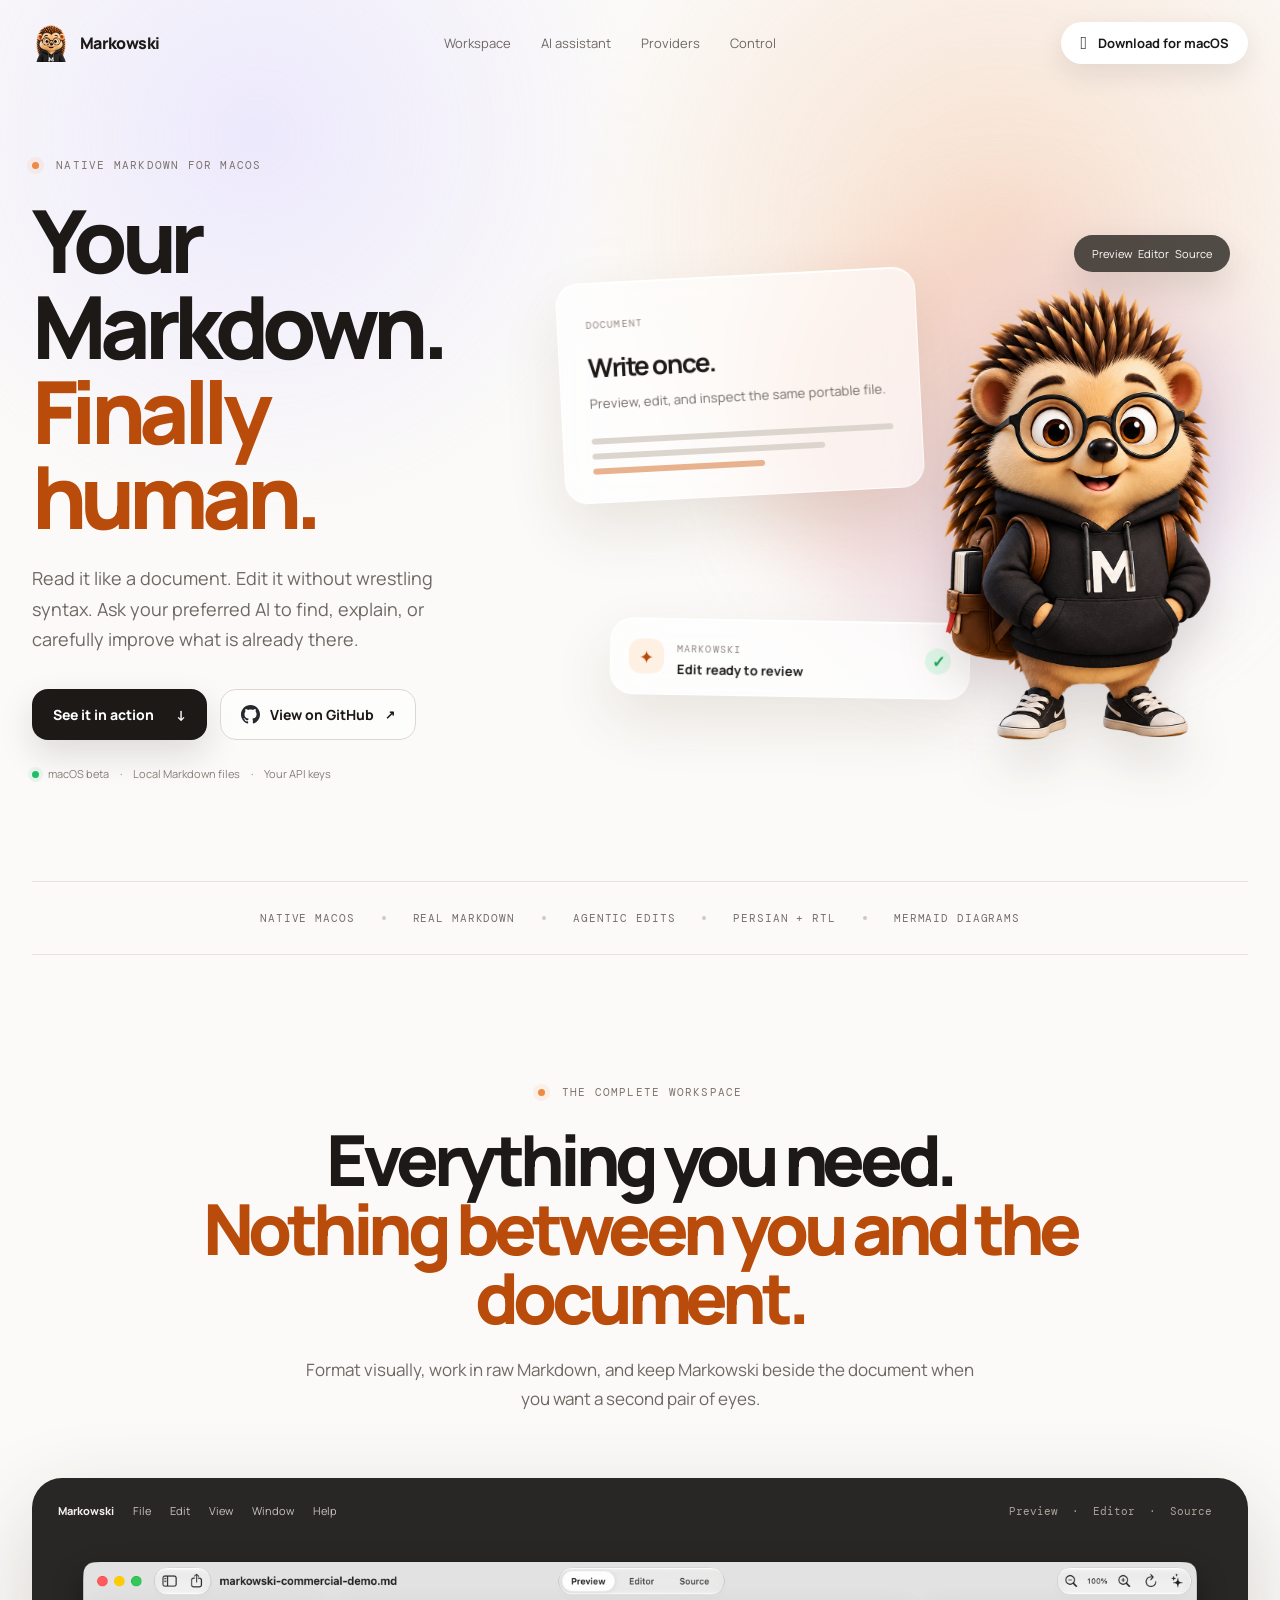
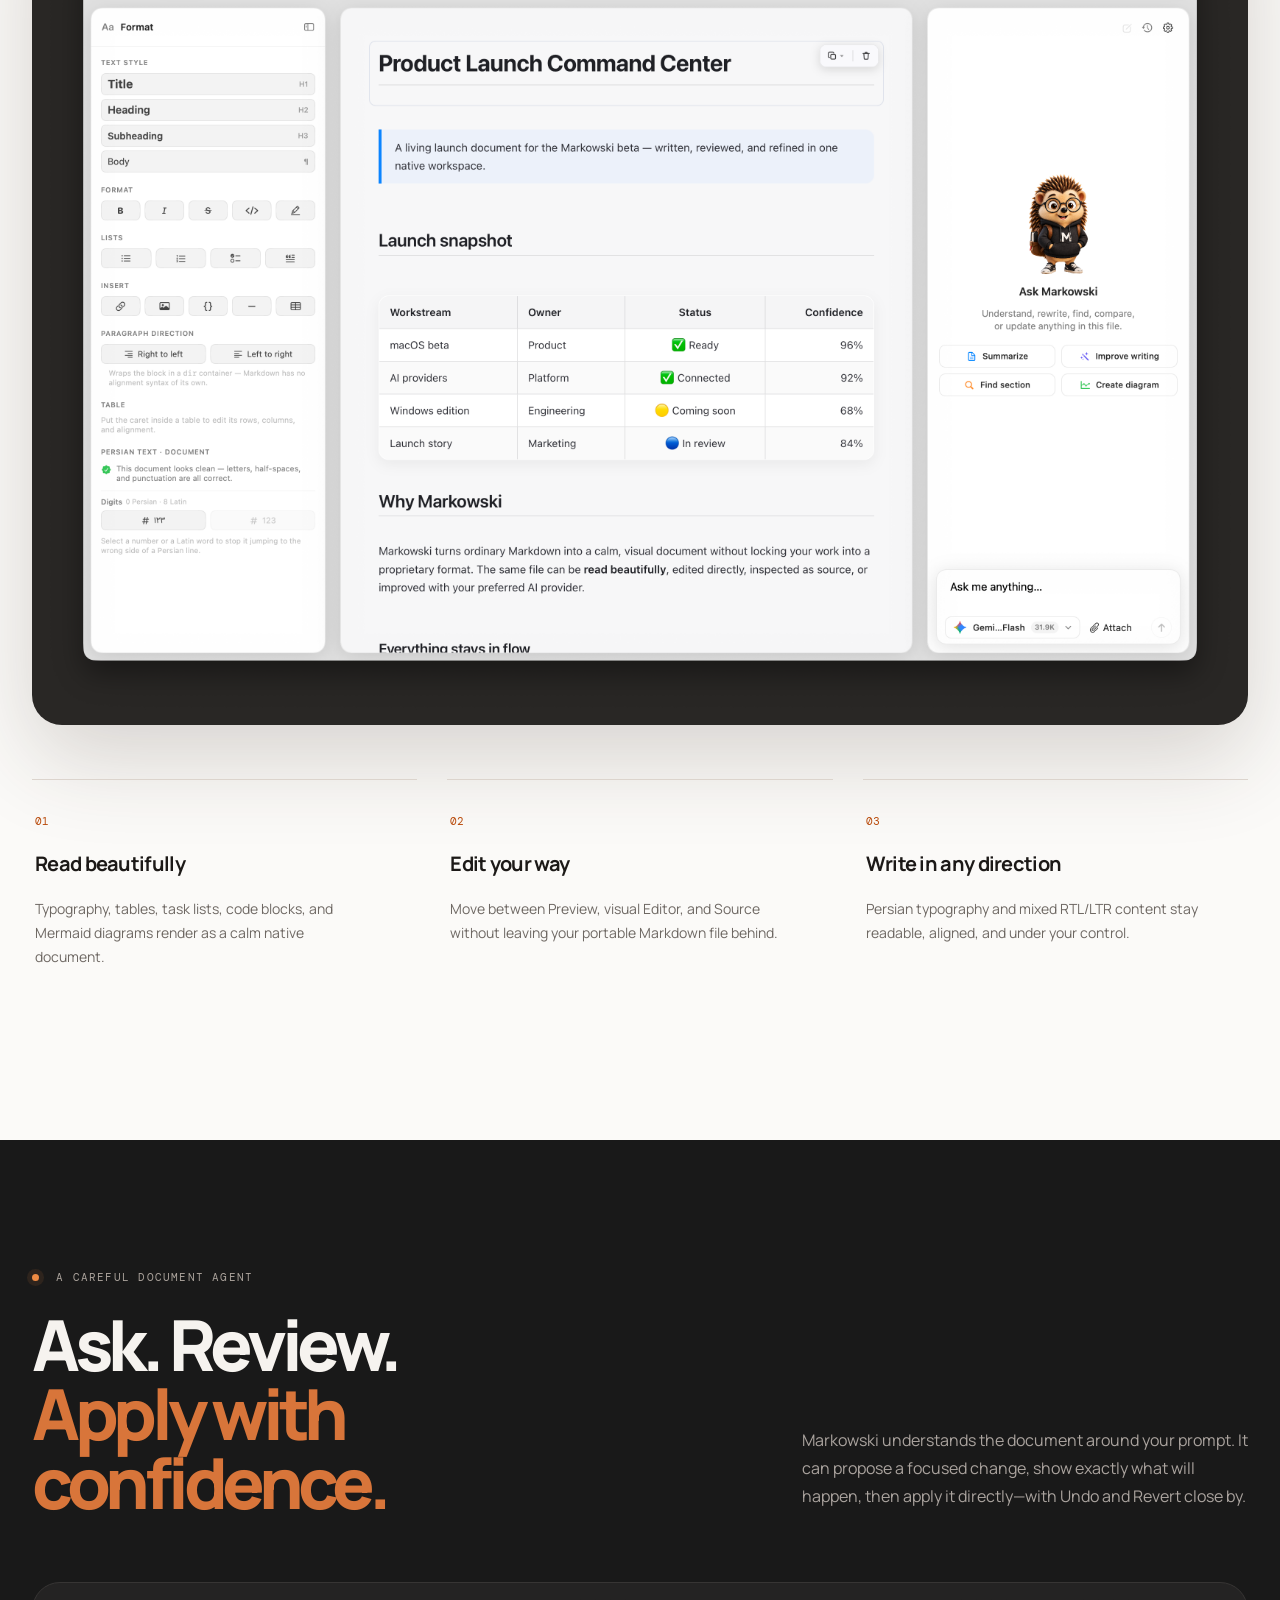
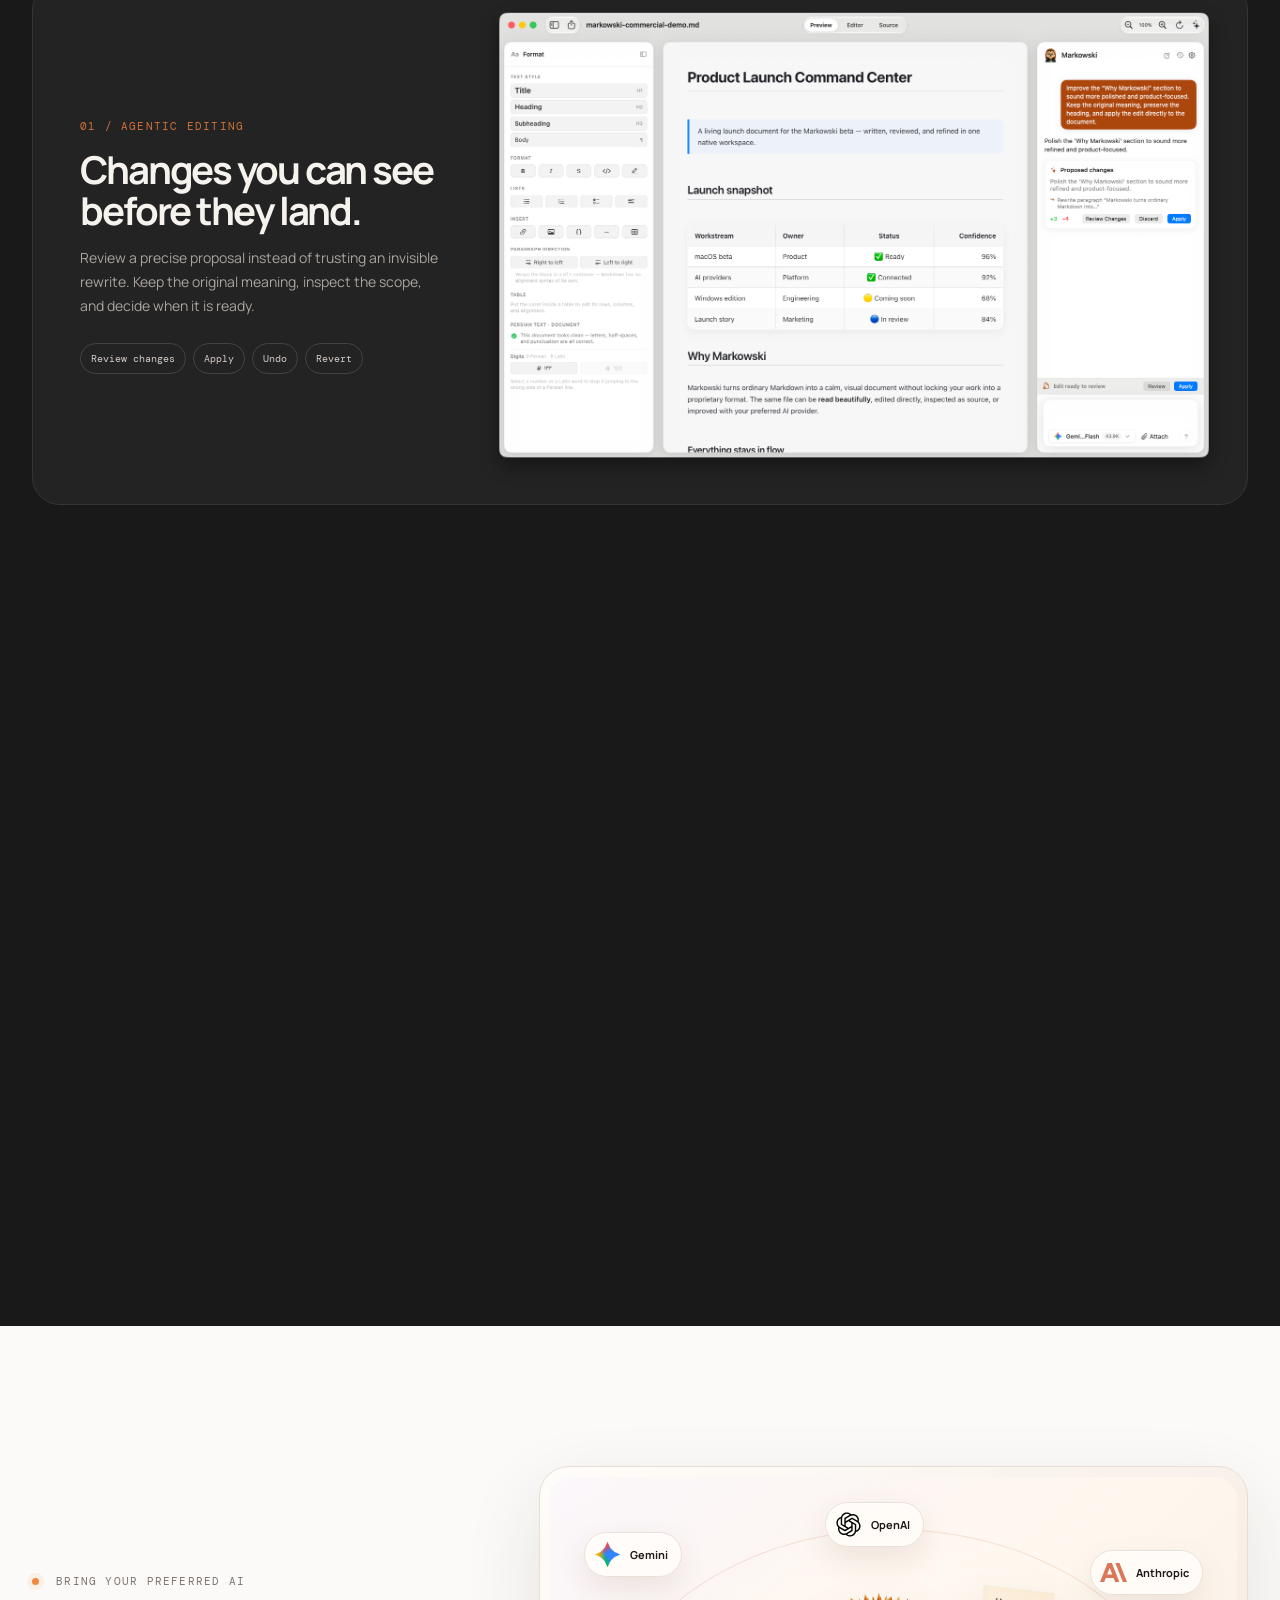
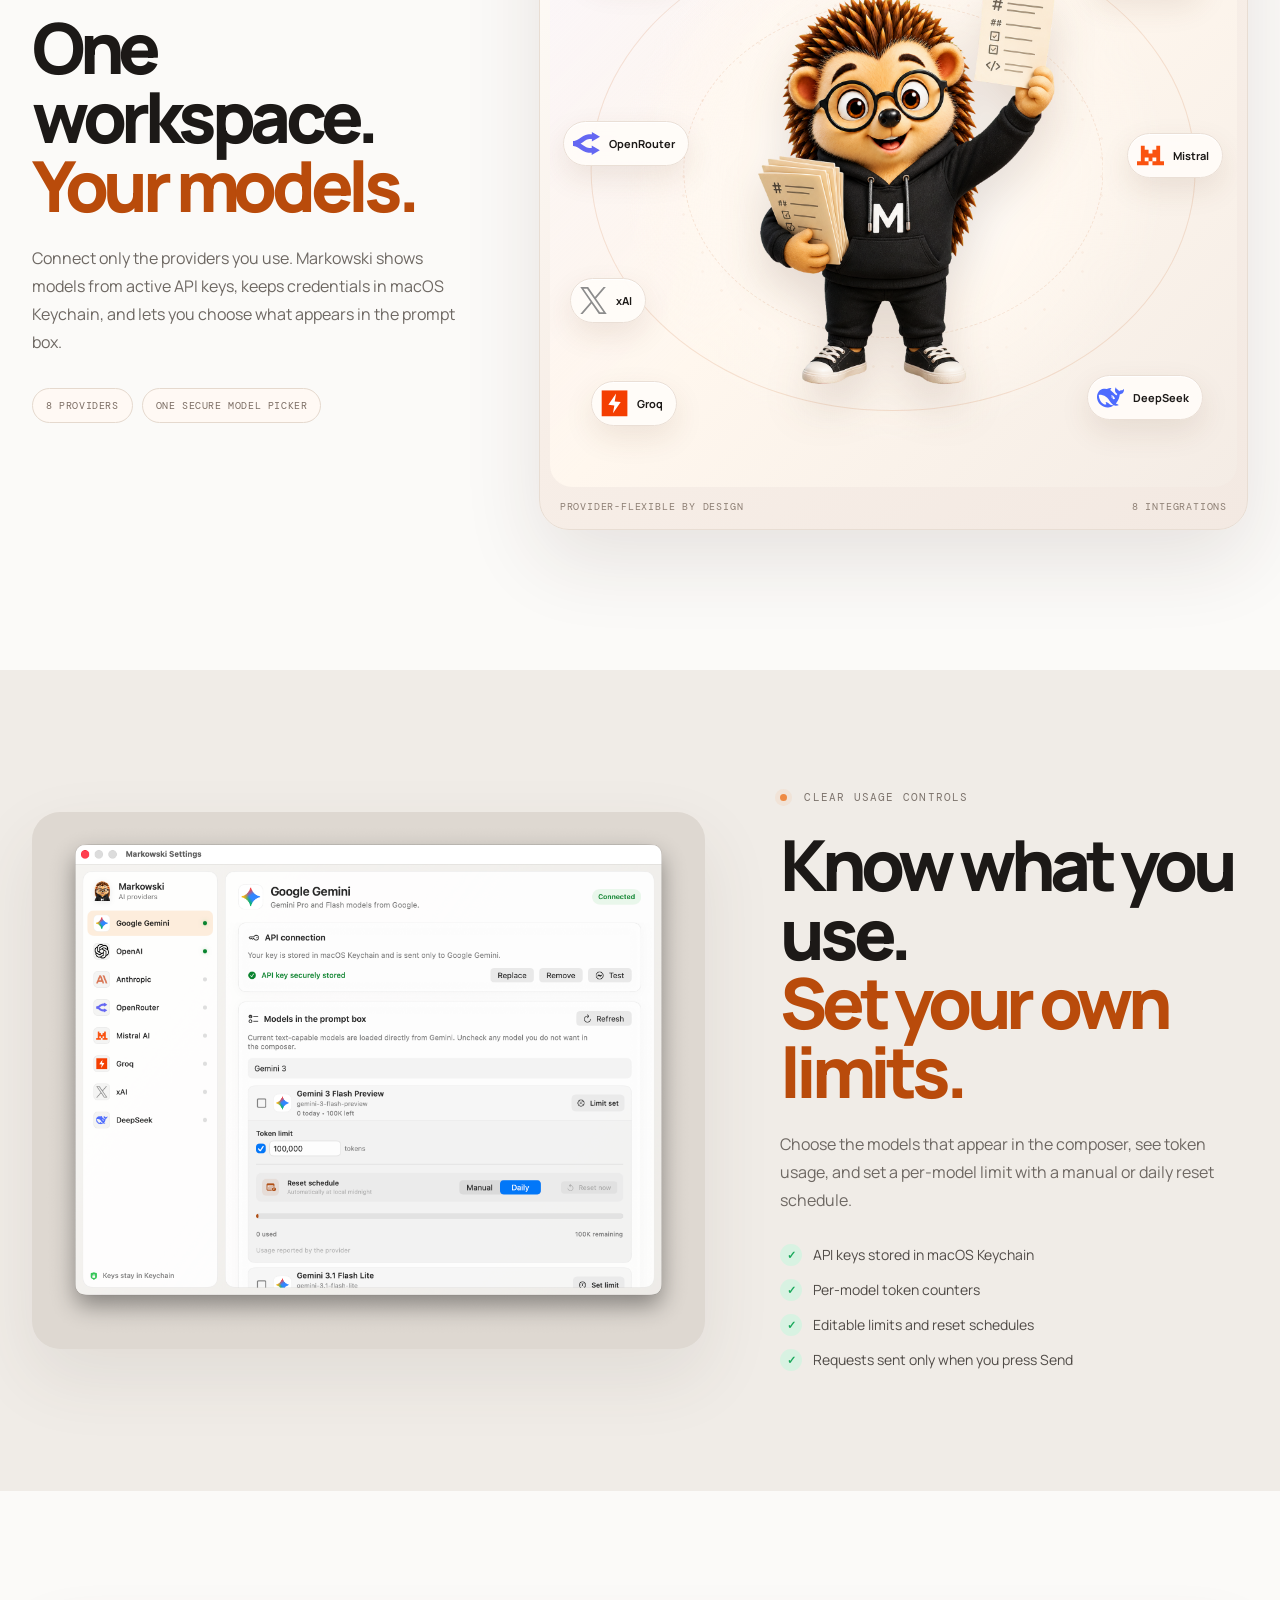
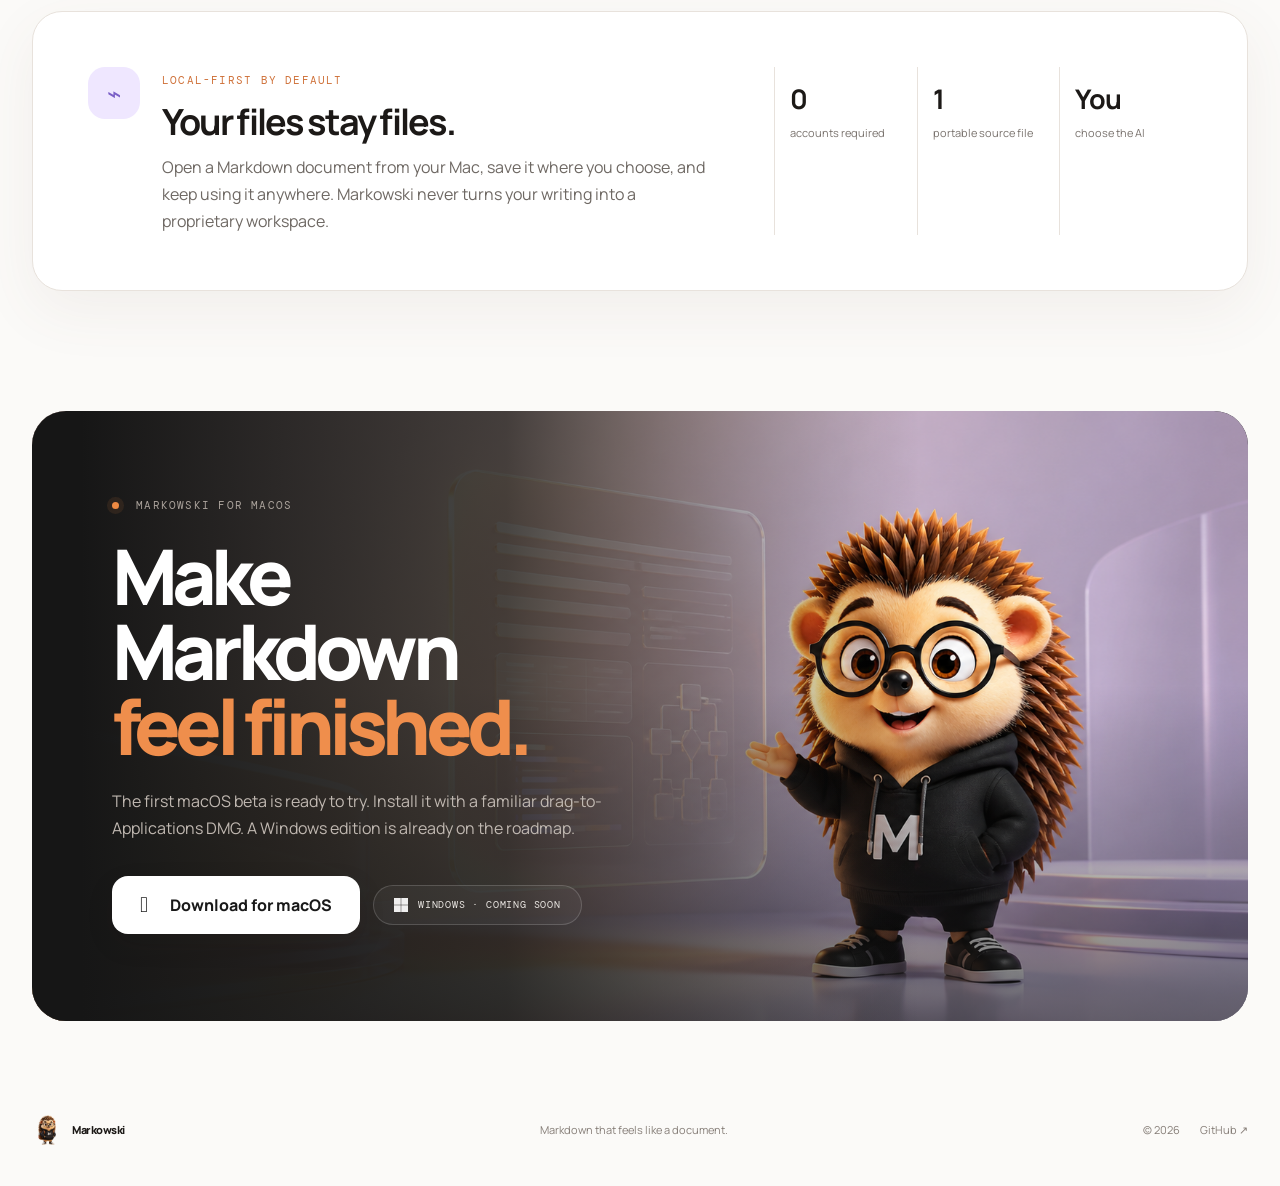
<file: website/index.html>
<!doctype html>
<html lang="en">
<head>
  <meta charset="utf-8" />
  <meta name="viewport" content="width=device-width, initial-scale=1" />
  <meta name="theme-color" content="#f7f4ef" />
  <meta name="description" content="Markowski is a native macOS workspace for reading, editing, and improving Markdown with the AI provider you choose." />
  <meta property="og:title" content="Markowski — Markdown that feels like a document" />
  <meta property="og:description" content="Read beautifully. Edit directly. Ask your preferred AI. Keep the Markdown." />
  <meta property="og:image" content="assets/art/markowski-studio.png" />
  <title>Markowski — Markdown that feels like a document</title>
  <link rel="stylesheet" href="styles.css?v=20260814-iphone-download" />
</head>
<body>
  <header class="site-header">
    <nav class="nav shell" aria-label="Main navigation">
      <a class="brand" href="#top" aria-label="Markowski home">
        <img src="assets/markowski-logo.png" alt="" />
        <span>Markowski</span>
      </a>
      <div class="nav-links">
        <a href="#workspace">Workspace</a>
        <a href="#assistant">AI assistant</a>
        <a href="#providers">Providers</a>
        <a href="#control">Control</a>
      </div>
      <a class="nav-cta download-cta" href="https://github.com/smSamani/markowski/releases/download/v1.0.0-beta.1/Markowski-1.0.0-beta.1.dmg"><span class="apple-mark" aria-hidden="true"></span><span>Download for macOS</span></a>
    </nav>
  </header>

  <main id="top">
    <section class="hero shell">
      <div class="hero-copy reveal">
        <div class="eyebrow"><span></span> Native Markdown for macOS</div>
        <h1>Your Markdown.<br /><em>Finally human.</em></h1>
        <p>Read it like a document. Edit it without wrestling syntax. Ask your preferred AI to find, explain, or carefully improve what is already there.</p>
        <div class="hero-actions">
          <a class="button button-dark" href="#workspace">See it in action <span>↓</span></a>
          <a class="button button-quiet github-button" href="https://github.com/smSamani/markowski">
            <img class="github-mark" src="assets/github-mark.svg" alt="" />
            <span>View on GitHub</span>
            <span class="external-mark" aria-hidden="true">↗</span>
          </a>
        </div>
        <div class="hero-meta">
          <span><i class="status-dot"></i> macOS beta</span>
          <span>Local Markdown files</span>
          <span>Your API keys</span>
        </div>
      </div>

      <div class="hero-art reveal">
        <div class="hero-glow"></div>
        <img class="hero-mascot" src="assets/markowski.png" alt="Markowski, the app's hedgehog assistant" />
        <div class="floating-card card-document">
          <span class="card-label">DOCUMENT</span>
          <strong>Write once.</strong>
          <p>Preview, edit, and inspect the same portable file.</p>
          <div class="fake-lines"><i></i><i></i><i></i></div>
        </div>
        <div class="floating-card card-agent">
          <span class="agent-spark">✦</span>
          <div><span class="card-label">MARKOWSKI</span><strong>Edit ready to review</strong></div>
          <span class="agent-check">✓</span>
        </div>
        <div class="floating-pill">Preview&nbsp;&nbsp; Editor&nbsp;&nbsp; Source</div>
      </div>
    </section>

    <section class="logo-strip shell reveal" aria-label="Highlights">
      <span>Native macOS</span><i></i><span>Real Markdown</span><i></i><span>Agentic edits</span><i></i><span>Persian + RTL</span><i></i><span>Mermaid diagrams</span>
    </section>

    <section id="workspace" class="product-stage shell">
      <div class="section-heading centered reveal">
        <div class="eyebrow"><span></span> The complete workspace</div>
        <h2>Everything you need.<br /><em>Nothing between you and the document.</em></h2>
        <p>Format visually, work in raw Markdown, and keep Markowski beside the document when you want a second pair of eyes.</p>
      </div>
      <figure class="app-frame reveal">
        <div class="frame-toolbar">
          <nav class="mac-menu" aria-label="Markowski application menu">
            <b>Markowski</b><span>File</span><span>Edit</span><span>View</span><span>Window</span><span>Help</span>
          </nav>
          <span class="frame-mode">Preview&nbsp;&nbsp;·&nbsp;&nbsp;Editor&nbsp;&nbsp;·&nbsp;&nbsp;Source</span>
        </div>
        <img src="assets/screens/workspace.png" alt="Markowski workspace with visual formatting, document preview, and AI assistant" />
      </figure>
      <div class="feature-row reveal">
        <article><span class="number">01</span><h3>Read beautifully</h3><p>Typography, tables, task lists, code blocks, and Mermaid diagrams render as a calm native document.</p></article>
        <article><span class="number">02</span><h3>Edit your way</h3><p>Move between Preview, visual Editor, and Source without leaving your portable Markdown file behind.</p></article>
        <article><span class="number">03</span><h3>Write in any direction</h3><p>Persian typography and mixed RTL/LTR content stay readable, aligned, and under your control.</p></article>
      </div>
    </section>

    <section id="assistant" class="assistant-section">
      <div class="shell">
        <div class="split-heading reveal">
          <div><div class="eyebrow light"><span></span> A careful document agent</div><h2>Ask. Review.<br /><em>Apply with confidence.</em></h2></div>
          <p>Markowski understands the document around your prompt. It can propose a focused change, show exactly what will happen, then apply it directly—with Undo and Revert close by.</p>
        </div>

        <div class="story-grid">
          <article class="story-card story-wide reveal">
            <div class="story-copy"><span class="story-index">01 / AGENTIC EDITING</span><h3>Changes you can see before they land.</h3><p>Review a precise proposal instead of trusting an invisible rewrite. Keep the original meaning, inspect the scope, and decide when it is ready.</p><div class="micro-pills"><span>Review changes</span><span>Apply</span><span>Undo</span><span>Revert</span></div></div>
            <img src="assets/screens/agent-review-light.png" alt="Markowski showing proposed AI document changes ready for review" />
          </article>

          <article class="story-card reveal">
            <div class="story-copy"><span class="story-index">02 / SMART NAVIGATION</span><h3>Find the idea, not just the word.</h3><p>Ask for a section in natural language and jump straight to the matching place in the document.</p></div>
            <img src="assets/screens/smart-navigation.png" alt="Markowski finding and highlighting a Mermaid diagram section" />
          </article>

          <article class="story-card dark-card reveal">
            <div class="story-copy"><span class="story-index">03 / CODE + DIAGRAMS</span><h3>Technical content stays first-class.</h3><p>Syntax-highlighted code and local Mermaid diagrams look at home in both light and dark mode.</p></div>
            <img src="assets/screens/agent-applied-dark.png" alt="Markowski dark mode with syntax-highlighted Swift code and applied AI edits" />
          </article>
        </div>
      </div>
    </section>

    <section id="providers" class="providers shell">
      <div class="provider-copy reveal">
        <div class="eyebrow"><span></span> Bring your preferred AI</div>
        <h2>One workspace.<br /><em>Your models.</em></h2>
        <p>Connect only the providers you use. Markowski shows models from active API keys, keeps credentials in macOS Keychain, and lets you choose what appears in the prompt box.</p>
        <div class="provider-proof"><span>8 providers</span><span>One secure model picker</span></div>
      </div>
      <div class="provider-visual reveal" aria-label="Markowski brings your Markdown documents to eight supported AI providers">
        <div class="provider-orbit">
          <div class="orbit-ring orbit-ring-outer" aria-hidden="true"></div>
          <div class="orbit-ring orbit-ring-inner" aria-hidden="true"></div>
          <span class="provider-node node-gemini"><img src="assets/providers/gemini.png" alt="" /><b>Gemini</b></span>
          <span class="provider-node node-openai"><img src="assets/providers/openai.svg" alt="" /><b>OpenAI</b></span>
          <span class="provider-node node-anthropic"><img src="assets/providers/anthropic.svg" alt="" /><b>Anthropic</b></span>
          <span class="provider-node node-openrouter"><img src="assets/providers/openrouter.svg" alt="" /><b>OpenRouter</b></span>
          <span class="provider-node node-mistral"><img src="assets/providers/mistral.svg" alt="" /><b>Mistral</b></span>
          <span class="provider-node node-groq"><img src="assets/providers/groq.svg" alt="" /><b>Groq</b></span>
          <span class="provider-node node-xai"><img src="assets/providers/xai.svg" alt="" /><b>xAI</b></span>
          <span class="provider-node node-deepseek"><img src="assets/providers/deepseek.svg" alt="" /><b>DeepSeek</b></span>
          <img class="provider-mascot" src="assets/art/markowski-provider.png" alt="Markowski holding a stack of Markdown documents and raising a document in the air" />
        </div>
        <div class="art-caption"><span>Provider-flexible by design</span><span>8 integrations</span></div>
      </div>
    </section>

    <section id="control" class="control-section">
      <div class="shell control-grid">
        <div class="control-visual reveal"><img src="assets/screens/model-controls.png" alt="Markowski model controls with model selection, token limit, and daily reset schedule" /></div>
        <div class="control-copy reveal">
          <div class="eyebrow"><span></span> Clear usage controls</div>
          <h2>Know what you use.<br /><em>Set your own limits.</em></h2>
          <p>Choose the models that appear in the composer, see token usage, and set a per-model limit with a manual or daily reset schedule.</p>
          <ul class="check-list">
            <li><span>✓</span> API keys stored in macOS Keychain</li>
            <li><span>✓</span> Per-model token counters</li>
            <li><span>✓</span> Editable limits and reset schedules</li>
            <li><span>✓</span> Requests sent only when you press Send</li>
          </ul>
        </div>
      </div>
    </section>

    <section class="privacy shell reveal">
      <div class="privacy-copy"><span class="privacy-icon">⌁</span><div><span class="story-index">LOCAL-FIRST BY DEFAULT</span><h2>Your files stay files.</h2><p>Open a Markdown document from your Mac, save it where you choose, and keep using it anywhere. Markowski never turns your writing into a proprietary workspace.</p></div></div>
      <div class="privacy-stats"><span><strong>0</strong> accounts required</span><span><strong>1</strong> portable source file</span><span><strong>You</strong> choose the AI</span></div>
    </section>

    <section id="download" class="download shell reveal">
      <div class="download-art"><img src="assets/art/markowski-studio.png" alt="Markowski presenting a glass document workspace" /></div>
      <div class="download-copy">
        <div class="eyebrow light"><span></span> Markowski for macOS</div>
        <h2>Make Markdown<br /><em>feel finished.</em></h2>
        <p>The first macOS beta is ready to try. Install it with a familiar drag-to-Applications DMG. A Windows edition is already on the roadmap.</p>
        <div class="hero-actions"><a class="button button-light download-cta" href="https://github.com/smSamani/markowski/releases/download/v1.0.0-beta.1/Markowski-1.0.0-beta.1.dmg"><span class="apple-mark" aria-hidden="true"></span><span>Download for macOS</span></a><span class="coming-soon"><img src="assets/windows-11.svg" alt="" /><span>Windows · Coming soon</span></span></div>
      </div>
    </section>
  </main>

  <footer class="footer shell">
    <a class="brand" href="#top"><img src="assets/markowski.png" alt="" /><span>Markowski</span></a>
    <p>Markdown that feels like a document.</p>
    <div><span>© 2026</span><a href="https://github.com/smSamani/markowski">GitHub ↗</a></div>
  </footer>
  <script src="script.js"></script>
</body>
</html>
</file>
<file: website/styles.css>
@import url('https://fonts.googleapis.com/css2?family=DM+Mono:wght@400;500&family=Manrope:wght@400;500;600;700;800&display=swap');

:root{--ink:#1c1917;--muted:#6e6863;--soft:#f2eee9;--paper:#fbfaf8;--line:#e8e2dc;--orange:#b94b0b;--orange-2:#ee8a43;--peach:#f6dfce;--blue:#2583f7;--green:#19a95b;--dark:#191919;--radius:28px}
*{box-sizing:border-box}
html{scroll-behavior:smooth}
body{margin:0;background:var(--paper);color:var(--ink);font-family:Manrope,-apple-system,BlinkMacSystemFont,"Segoe UI",sans-serif;overflow-x:hidden}
body:before{content:"";position:absolute;inset:0 0 auto;height:900px;pointer-events:none;background:radial-gradient(circle at 78% 25%,#f6d5bd 0,transparent 35%),radial-gradient(circle at 20% 15%,#e7e2ff 0,transparent 30%);opacity:.72}
img{max-width:100%}
a{color:inherit;text-decoration:none}
.shell{width:min(1320px,calc(100% - 64px));margin-inline:auto}
.site-header{position:relative;z-index:20}
.nav{height:86px;display:flex;align-items:center;justify-content:space-between}
.brand{display:flex;align-items:center;gap:10px;font-weight:800;letter-spacing:-.04em}
.brand img{width:38px;height:38px;object-fit:contain;object-position:center}
.nav-links{display:flex;gap:30px;font-size:13px;color:var(--muted)}
.nav-links a,.nav-cta,.button{transition:transform .2s ease,color .2s ease,background .2s ease,border-color .2s ease}
.nav-links a:hover{color:var(--orange)}
.nav-cta{font-size:13px;font-weight:700;padding:11px 15px;border:1px solid #dcd5ce;border-radius:14px;background:#ffffffa8;backdrop-filter:blur(18px)}
.nav-cta:hover{transform:translateY(-2px);background:#fff}
.download-icon{display:inline-block;color:currentColor;font-size:17px;line-height:1;transition:transform .2s ease}
.nav-cta:hover .download-icon,.button-light:hover .download-icon{transform:translateY(2px)}
.download-cta{display:inline-flex;align-items:center;justify-content:center;gap:11px;border-radius:999px;background:#fff;color:#191919;box-shadow:0 10px 28px #1c191719;border-color:#ffffffd9;white-space:nowrap}.nav-cta.download-cta{padding:11px 18px}.button.download-cta{padding:17px 27px;font-size:16px;font-weight:750}.apple-mark{font-family:-apple-system,BlinkMacSystemFont,"SF Pro Display",sans-serif;font-size:22px;line-height:1;transform-origin:center;transition:transform .2s ease}.nav-cta.download-cta .apple-mark{font-size:18px}.download-cta:hover .apple-mark{transform:scale(1.07)}
.hero{position:relative;z-index:1;min-height:700px;padding:72px 0 100px;display:grid;grid-template-columns:.8fr 1.2fr;gap:70px;align-items:center}
.eyebrow,.story-index{font-family:"DM Mono",monospace;font-size:11px;line-height:1.4;letter-spacing:.11em;text-transform:uppercase;color:#7d746d}
.eyebrow>span{display:inline-block;width:7px;height:7px;border-radius:50%;background:var(--orange-2);margin-right:9px;box-shadow:0 0 0 5px #ee8a4318}
.hero h1,.section-heading h2,.split-heading h2,.provider-copy h2,.control-copy h2,.download h2{font-weight:800;letter-spacing:-.075em;line-height:.98;margin:24px 0}
.hero h1{font-size:clamp(58px,6.8vw,96px)}
h1 em,h2 em{font-style:normal;color:var(--orange)}
.hero-copy>p{max-width:610px;color:var(--muted);font-size:18px;line-height:1.72}
.hero-actions{display:flex;align-items:center;gap:13px;margin-top:34px;flex-wrap:wrap}
.button{display:inline-flex;align-items:center;justify-content:center;gap:22px;padding:15px 20px;border-radius:16px;font-size:14px;font-weight:750;border:1px solid transparent}
.button:hover{transform:translateY(-2px)}
.button-dark{background:var(--ink);color:#fff;box-shadow:0 14px 34px #1c191722}
.button-dark:hover{background:#34302d}
.button-quiet{background:#ffffff99;border-color:#ded7d0;backdrop-filter:blur(12px)}
.button-quiet:hover{background:#fff}
.hero-meta{display:flex;gap:11px;align-items:center;flex-wrap:wrap;margin-top:26px;color:#857d77;font-size:11px}
.hero-meta span:not(:first-child):before{content:"·";margin-right:11px}
.status-dot{display:inline-block;width:7px;height:7px;border-radius:50%;background:#20bc67;margin-right:7px;box-shadow:0 0 0 4px #20bc6718}
.hero-art{height:530px;position:relative;isolation:isolate}
.hero-glow{position:absolute;width:480px;height:420px;border-radius:50%;right:0;top:20px;background:linear-gradient(135deg,#ffcfaa,#d6cafa);filter:blur(50px);opacity:.7;z-index:-1}
.hero-mascot{position:absolute;z-index:3;height:460px;width:auto;right:5%;bottom:-8px;filter:drop-shadow(0 24px 25px #38211325)}
.floating-card{position:absolute;z-index:2;border:1px solid #ffffffd6;border-radius:23px;background:#ffffffa0;backdrop-filter:blur(24px);box-shadow:0 25px 60px #53351f1c,0 1px 0 #fff inset}
.card-document{width:360px;left:0;top:70px;padding:28px;transform:rotate(-3deg)}
.card-label{font:10px "DM Mono",monospace;letter-spacing:.11em;color:#91867f}
.card-document strong{display:block;font-size:26px;letter-spacing:-.055em;margin:16px 0 8px}
.card-document p{font-size:13px;line-height:1.55;color:#736b66;margin:0}
.fake-lines{display:grid;gap:9px;margin-top:25px}.fake-lines i{display:block;height:6px;border-radius:10px;background:#dcd5ce}.fake-lines i:nth-child(2){width:77%}.fake-lines i:nth-child(3){width:57%;background:#e8b28f}
.card-agent{left:50px;bottom:38px;padding:16px 18px;display:flex;align-items:center;gap:13px;width:360px;transform:rotate(1deg)}
.agent-spark{width:35px;height:35px;border-radius:12px;display:grid;place-items:center;background:#fff0e4;color:var(--orange);font-size:18px}.card-agent strong{display:block;font-size:13px;margin-top:3px}.agent-check{margin-left:auto;width:26px;height:26px;display:grid;place-items:center;border-radius:50%;background:#dff7e8;color:var(--green);font-weight:800}
.floating-pill{position:absolute;z-index:4;right:18px;top:30px;padding:11px 18px;border-radius:999px;background:#27231fcc;color:#fff;font-size:11px;box-shadow:0 15px 35px #30251c22;backdrop-filter:blur(16px)}
.logo-strip{position:relative;z-index:2;border-top:1px solid var(--line);border-bottom:1px solid var(--line);min-height:74px;display:flex;align-items:center;justify-content:center;gap:27px;color:#77706a;font:11px "DM Mono",monospace;text-transform:uppercase;letter-spacing:.08em}.logo-strip i{width:4px;height:4px;border-radius:50%;background:#d1c7be}
.product-stage{padding:130px 0}
.section-heading.centered{text-align:center;max-width:900px;margin:0 auto 64px}
.section-heading h2,.split-heading h2,.provider-copy h2,.control-copy h2{font-size:clamp(44px,5.5vw,76px)}
.section-heading p{max-width:680px;margin:0 auto;color:var(--muted);font-size:17px;line-height:1.7}
.app-frame{margin:0;border-radius:30px;padding:10px;background:#292725;box-shadow:0 32px 90px #3b2c2230;overflow:hidden}
.frame-toolbar{height:46px;color:#ddd8d4;display:flex;align-items:center;padding:0 16px;font-size:11px}.mac-menu{display:flex;align-items:center;gap:19px;white-space:nowrap}.mac-menu b{font-weight:750;color:#f2efec}.mac-menu span{color:#c9c3be}.frame-mode{margin-left:auto;margin-right:10px;color:#aaa29b;font-family:"DM Mono",monospace}
.app-frame img{display:block;width:100%;border-radius:21px}
.feature-row{display:grid;grid-template-columns:repeat(3,1fr);gap:30px;margin-top:54px}.feature-row article{padding:28px 3px;border-top:1px solid #dcd4cd}.number{font:11px "DM Mono",monospace;color:var(--orange)}.feature-row h3{font-size:20px;letter-spacing:-.035em}.feature-row p{color:var(--muted);font-size:14px;line-height:1.7;max-width:340px}
.assistant-section{background:var(--dark);color:#f6f3ef;padding:130px 0;overflow:hidden}.eyebrow.light{color:#aaa29b}.split-heading{display:grid;grid-template-columns:1.2fr .8fr;gap:100px;align-items:end;margin-bottom:65px}.split-heading h2{margin-bottom:0}.split-heading p{font-size:16px;line-height:1.75;color:#aaa39e;margin:0 0 7px}.split-heading h2 em{color:#d8753a}
.story-grid{display:grid;grid-template-columns:1fr 1fr;gap:22px}.story-card{background:#242323;border:1px solid #373534;border-radius:28px;padding:12px;overflow:hidden}.story-card:not(.story-wide){display:flex;flex-direction:column}.story-card:not(.story-wide) .story-copy{min-height:270px}.story-wide{grid-column:1/-1;display:grid;grid-template-columns:.72fr 1.28fr;align-items:center}.story-copy{padding:33px 35px}.story-index{color:#cf7139}.story-copy h3{font-size:clamp(25px,3vw,39px);line-height:1.08;letter-spacing:-.055em;margin:14px 0}.story-copy p{color:#aaa39e;font-size:14px;line-height:1.72}.story-card img{display:block;width:100%;border-radius:19px}.story-wide img{height:100%;min-height:410px;object-fit:cover;object-position:center}.micro-pills{display:flex;gap:7px;flex-wrap:wrap;margin-top:25px}.micro-pills span{font:10px "DM Mono",monospace;color:#d4cec9;border:1px solid #46423f;border-radius:999px;padding:8px 10px}.dark-card{background:#20201f}.dark-card img{border:0}
.providers{padding:140px 0;display:grid;grid-template-columns:.76fr 1.24fr;gap:72px;align-items:center}.provider-copy>p,.control-copy>p{font-size:16px;line-height:1.75;color:var(--muted);max-width:560px}.provider-proof{display:flex;gap:9px;flex-wrap:wrap;margin-top:32px}.provider-proof span{font:10px "DM Mono",monospace;letter-spacing:.06em;text-transform:uppercase;border:1px solid #e5d9ce;border-radius:999px;padding:10px 13px;background:#fff9f4;color:#7c6e64}.provider-visual{border:1px solid #e8ddd3;border-radius:30px;overflow:hidden;background:linear-gradient(145deg,#fffdf9 0%,#f7eee7 50%,#f3e9e2 100%);box-shadow:0 30px 80px #3e281b1c;padding:10px}.provider-orbit{position:relative;height:610px;overflow:hidden;border-radius:22px;background:radial-gradient(circle at 50% 48%,#fff 0 11%,#fff8f0 32%,transparent 58%),linear-gradient(135deg,#f8f2ff80,#fff7ee 48%,#f4ece5);isolation:isolate}.provider-orbit:before{content:"";position:absolute;inset:7%;border-radius:50%;background:radial-gradient(circle,#d26c2b14 1.2px,transparent 1.5px);background-size:19px 19px;mask-image:radial-gradient(ellipse,#0000 47%,#000 49% 51%,#0000 53%);opacity:.75}.provider-orbit:after{content:"MD";position:absolute;left:50%;top:46%;transform:translate(-50%,-50%);width:92px;height:92px;border:1px solid #e6c9b4;border-radius:28px;display:grid;place-items:center;background:#fffaf4c9;box-shadow:0 18px 50px #a9531b1a;color:#be5618;font:500 18px "DM Mono",monospace;letter-spacing:.08em}.orbit-ring{position:absolute;left:50%;top:48%;border:1px solid #c76a302b;border-radius:50%;transform:translate(-50%,-50%);z-index:0}.orbit-ring-outer{width:88%;height:79%}.orbit-ring-inner{width:61%;height:55%;border-style:dashed;opacity:.85}.provider-mascot{position:absolute;z-index:3;left:50%;bottom:-8px;width:auto;height:76%;max-width:none;transform:translateX(-50%);filter:drop-shadow(0 22px 22px #51311d28)}.provider-node{position:absolute;z-index:5;display:flex;align-items:center;gap:9px;min-height:45px;padding:8px 13px 8px 9px;border:1px solid #eadfd6;border-radius:999px;background:#fffcf9e8;box-shadow:0 12px 30px #5e38201a,0 1px 0 #fff inset;backdrop-filter:blur(14px);font-size:11px;white-space:nowrap;transition:transform .25s ease,box-shadow .25s ease}.provider-node:hover{transform:translateY(-3px) scale(1.03);box-shadow:0 17px 35px #5e382026,0 1px 0 #fff inset}.provider-node img{width:27px;height:27px;object-fit:contain}.node-gemini{left:5%;top:9%}.node-openai{left:40%;top:4%}.node-anthropic{right:5%;top:12%}.node-openrouter{left:2%;top:40%}.node-mistral{right:2%;top:42%}.node-groq{left:6%;bottom:10%}.node-xai{left:41%;bottom:4%}.node-deepseek{right:5%;bottom:11%}.art-caption{display:flex;justify-content:space-between;color:#8d7f74;padding:13px 10px 6px;font:10px "DM Mono",monospace;text-transform:uppercase;letter-spacing:.08em}
.control-section{background:#f0ece7;padding:120px 0}.control-grid{display:grid;grid-template-columns:1.18fr .82fr;gap:75px;align-items:center}.control-visual{background:#ded8d1;border-radius:28px;padding:10px;box-shadow:0 28px 70px #4f403418}.control-visual img{display:block;width:100%;border-radius:20px}.check-list{list-style:none;margin:30px 0 0;padding:0;display:grid;gap:13px;color:#504b47;font-size:14px}.check-list li{display:flex;align-items:center;gap:11px}.check-list li span{width:22px;height:22px;border-radius:50%;display:grid;place-items:center;background:#d8f2e2;color:var(--green);font-weight:800;font-size:11px}
.privacy{margin-top:120px;margin-bottom:120px;border:1px solid var(--line);border-radius:30px;background:#fff;padding:55px;display:grid;grid-template-columns:1.2fr .8fr;gap:60px;box-shadow:0 20px 60px #6f574612}.privacy-copy{display:flex;gap:22px;align-items:flex-start}.privacy-icon{width:52px;height:52px;display:grid;place-items:center;flex:0 0 auto;border-radius:17px;background:#efe7ff;color:#7a5fc7;font-size:24px}.privacy h2{font-size:36px;letter-spacing:-.06em;margin:8px 0}.privacy p{color:var(--muted);line-height:1.7;margin:0}.privacy-stats{display:grid;grid-template-columns:repeat(3,1fr);gap:10px}.privacy-stats span{border-left:1px solid var(--line);padding:12px 15px;color:#7a736e;font-size:11px;line-height:1.45}.privacy-stats strong{display:block;font-size:27px;color:var(--ink);letter-spacing:-.05em;margin-bottom:7px}
.download{min-height:610px;border-radius:34px;background:#191919;color:#fff;position:relative;overflow:hidden;margin-bottom:80px;display:grid;grid-template-columns:1.15fr .85fr;align-items:center}.download-art{position:absolute;inset:0}.download-art:after{content:"";position:absolute;inset:0;background:linear-gradient(90deg,#161616 4%,#171717c9 39%,transparent 73%),linear-gradient(0deg,#16161699,transparent 55%)}.download-art img{width:100%;height:100%;object-fit:cover}.download-copy{position:relative;z-index:2;padding:80px;max-width:650px}.download h2{font-size:clamp(52px,6vw,82px)}.download h2 em{color:#ef8e4c}.download-copy>p{color:#c0b8b1;max-width:520px;font-size:16px;line-height:1.7}.button-light{background:#fff;color:#191919}.coming-soon{min-width:205px;display:inline-flex;align-items:center;justify-content:center;gap:10px;font:10px "DM Mono",monospace;letter-spacing:.08em;text-transform:uppercase;color:#e9e5e1;border:1px solid #ffffff2a;border-radius:999px;padding:12px 20px;background:#ffffff0b}.coming-soon img{width:14px;height:14px;object-fit:contain;filter:brightness(0) invert(1);opacity:.92}
.footer{display:flex;align-items:center;justify-content:space-between;padding:10px 0 38px;font-size:11px;color:#867e78}.footer .brand{color:var(--ink)}.footer .brand img{width:30px;height:30px}.footer>div{display:flex;gap:20px}.footer a:hover{color:var(--orange)}
.reveal{opacity:0;transform:translateY(22px);transition:opacity .75s ease,transform .75s cubic-bezier(.2,.75,.25,1)}.reveal.is-visible{opacity:1;transform:none}
@media (prefers-reduced-motion:reduce){html{scroll-behavior:auto}.reveal{opacity:1;transform:none;transition:none}.button,.nav-links a,.nav-cta{transition:none}}
@media(max-width:1050px){.hero{grid-template-columns:1fr;gap:30px}.hero-copy{text-align:center}.hero-copy>p{margin-inline:auto}.hero-actions,.hero-meta{justify-content:center}.hero-art{max-width:760px;width:100%;margin-inline:auto}.split-heading,.providers,.control-grid{grid-template-columns:1fr;gap:48px}.story-wide{grid-template-columns:1fr}.story-wide img{min-height:0}.provider-copy{text-align:center}.provider-copy>p{margin-inline:auto}.provider-proof{justify-content:center}.provider-visual{max-width:820px;margin-inline:auto;width:100%}.control-copy{order:-1}.privacy{grid-template-columns:1fr}.download-copy{padding:60px}}
@media(max-width:760px){.shell{width:min(100% - 30px,1320px)}.nav{height:72px}.nav-links{display:none}.nav-cta.download-cta{padding:9px 13px;font-size:11px;gap:7px}.nav-cta.download-cta .apple-mark{font-size:16px}.hero{padding:55px 0 75px;min-height:0}.hero h1{font-size:58px}.hero-art{height:430px}.hero-mascot{height:375px;right:-2%}.card-document{width:285px;left:0;padding:22px}.card-agent{width:280px;left:10px;bottom:20px}.floating-pill{right:0}.logo-strip{justify-content:flex-start;overflow:hidden;white-space:nowrap}.product-stage,.assistant-section,.providers,.control-section{padding:85px 0}.feature-row,.story-grid{grid-template-columns:1fr}.story-wide{grid-column:auto}.frame-mode{display:none}.mac-menu{gap:13px;font-size:9px}.story-copy{padding:25px 20px}.provider-orbit{height:540px}.provider-mascot{height:70%}.provider-node{min-height:39px;padding:6px 10px 6px 7px;font-size:10px}.provider-node img{width:23px;height:23px}.node-openai{left:37%}.node-xai{left:39%}.privacy{padding:30px;margin-block:80px}.privacy-copy{display:block}.privacy-icon{margin-bottom:20px}.privacy-stats{grid-template-columns:1fr}.privacy-stats span{border-left:0;border-top:1px solid var(--line)}.download{min-height:580px;display:block}.download-art:after{background:linear-gradient(90deg,#161616e8,#16161699),linear-gradient(0deg,#161616,transparent)}.download-art img{object-position:68% center}.download-copy{padding:52px 30px}.footer{gap:16px;flex-wrap:wrap}.footer p{order:3;width:100%}}

@media(max-width:760px){.story-card:not(.story-wide) .story-copy{min-height:0}}
@media(max-width:480px){.hero h1{font-size:48px}.hero-copy>p{font-size:16px}.hero-art{height:365px}.hero-mascot{height:315px}.card-document{width:230px;top:45px}.card-document strong{font-size:20px}.card-document p{font-size:11px}.card-agent{width:245px;padding:12px}.floating-pill{font-size:9px}.section-heading h2,.split-heading h2,.provider-copy h2,.control-copy h2{font-size:42px}.app-frame{padding:6px;border-radius:20px}.app-frame img{border-radius:14px}.provider-orbit{height:500px}.provider-mascot{height:62%;bottom:5px}.provider-orbit:after{width:70px;height:70px;font-size:14px}.provider-node{font-size:0;padding-right:7px}.provider-node b{display:none}.node-gemini{left:5%;top:10%}.node-openai{left:41%;top:5%}.node-anthropic{right:5%;top:12%}.node-openrouter{left:2%;top:36%}.node-mistral{right:2%;top:38%}.node-groq{left:6%;bottom:12%}.node-xai{left:43%;bottom:6%}.node-deepseek{right:5%;bottom:13%}.download h2{font-size:48px}}

.node-xai{left:3%;bottom:27%}
@media(max-width:760px){.node-xai{left:2%;bottom:27%}}

/* Browser-comment polish: GitHub action, responsive highlights, and centered provider art. */
.github-button{gap:10px}
.github-mark{width:19px;height:19px;display:block;flex:0 0 auto}
.github-button .external-mark{font-size:12px;margin-left:1px}
.provider-mascot{left:50%;bottom:78px;height:74%;object-position:center;transform:translateX(-50%)}

@media(max-width:760px){
  .logo-strip{min-height:0;padding:16px;display:grid;grid-template-columns:repeat(2,minmax(0,1fr));gap:9px;overflow:visible;white-space:normal;text-align:center;border:1px solid var(--line);border-radius:20px}
  .logo-strip i{display:none}
  .logo-strip span{width:100%;padding:9px 7px;border:1px solid #eee5dd;border-radius:999px;background:#fffaf6;font-size:9px;line-height:1.25}
  .logo-strip span:last-of-type{grid-column:1/-1;width:auto;justify-self:center;padding-inline:18px}
  .provider-mascot{height:68%;bottom:88px}
}

@media(max-width:480px){
  .provider-mascot{height:60%;bottom:100px}
}

@media(max-width:760px){
  .hero-copy .hero-actions{width:100%;gap:8px;flex-wrap:nowrap}
  .hero-copy .hero-actions .button{flex:1 1 0;min-width:0;padding:14px 10px;gap:8px;font-size:12px;white-space:nowrap}
  .hero-copy .hero-actions .github-mark{width:17px;height:17px}
  .download-copy .hero-actions{width:min(100%,310px);display:grid;grid-template-columns:1fr;gap:10px;align-items:stretch}
  .download-copy .button-light,.download-copy .coming-soon{width:100%;min-width:0;min-height:52px;box-sizing:border-box}
  .download-copy .button-light{padding:14px 18px;gap:10px;font-size:13px;white-space:nowrap}
}

@media(max-width:360px){
  .hero-copy .hero-actions{gap:6px}
  .hero-copy .hero-actions .button{padding-inline:8px;gap:6px;font-size:11px}
  .hero-copy .hero-actions .external-mark{display:none}
}

@media(max-width:900px){
  #download .download-copy .hero-actions{width:min(100%,360px);display:flex;flex-direction:column;align-items:stretch;gap:10px;flex-wrap:nowrap}
  #download .download-copy .button-light,
  #download .download-copy .coming-soon{width:100%;min-width:0;min-height:52px;box-sizing:border-box;flex:none}
  #download .download-copy .button-light{padding:14px 18px;gap:10px;font-size:13px;white-space:nowrap;overflow:visible}
}
</file>
